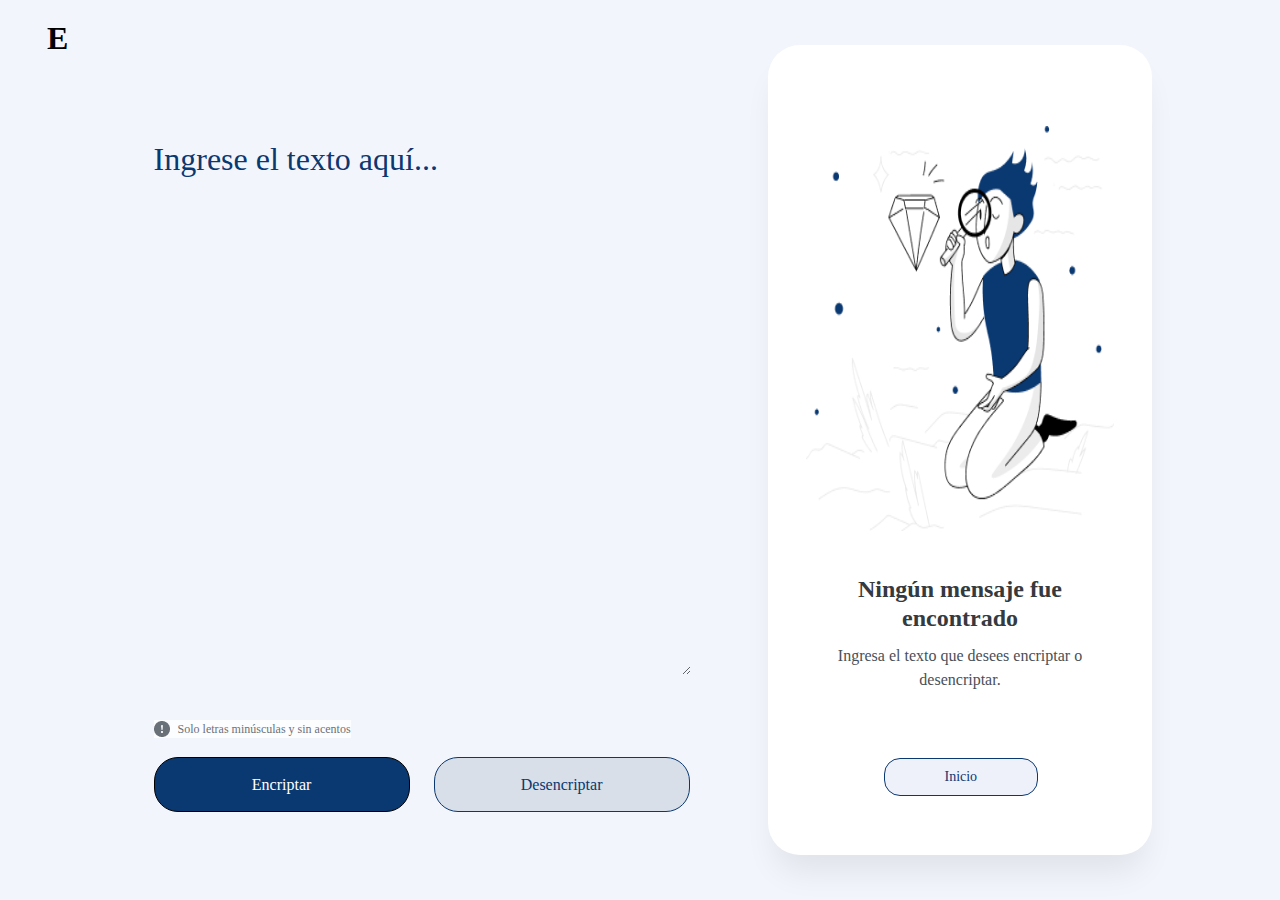
<file: index.html>
<!DOCTYPE html>
<html lang="es-co">
<head>
    <meta charset="UTF-8">
    <meta name="viewport" content="width=device-width, initial-scale=1.0">
    <title>Challenge: Encriptador</title>
    <link rel="stylesheet" href="style.css">
</head>
<body>
    <div class="contenedor__principal">
        <h1 class="simbolo">E</h1>
        <div class="texto__encriptar">
            <textarea name="texto" id="texto" cols="30" class="texto" rows="10" placeholder="Ingrese el texto aquí..."></textarea>
        </div>
        <div class="reglas">
            <p class="reglas__imagen"> 
                <img src="./Imagenes/Signo.png" alt="Signo de exclamación"> 
                Solo letras minúsculas y sin acentos
            </p>    
        </div>
        <div class="botones">
            <button class="encriptar" type="button" onclick="encriptar()">Encriptar</button>
            <button class="desencriptar" type="button" onclick="desencriptar()">Desencriptar</button>
            <button class="inicio" type="button" onclick="resetear()">Inicio</button>
        </div>
        <div class="texto__encriptado">
            <img src="./Imagenes/Muñeco.png" alt="Imagen de muñeco esperando texto" id="muñeco">
            <div class="mensaje__encriptado" id="mensaje__encriptado">
                <h2 id="titulo__mensaje_encriptado">Ningún mensaje fue encontrado</h2>
                <p id="parrafo">Ingresa el texto que desees encriptar o desencriptar.</p>
                <button id="botonCopiar" class="botonCopiar">Copiar</button>
            </div>
            <div class="contendor__resultado">
                <textarea name="texto__resultado" id="texto__resultado" cols="30" class="texto__resultado" rows="10"></textarea>
            </div>
        </div>
    </div>
    <script src="scripts.js"></script>
<div id="mensaje-copiado" class="mensaje-copiado">
    ¡Mensaje copiado con éxito!
</div>
</body>
</html>
</file>
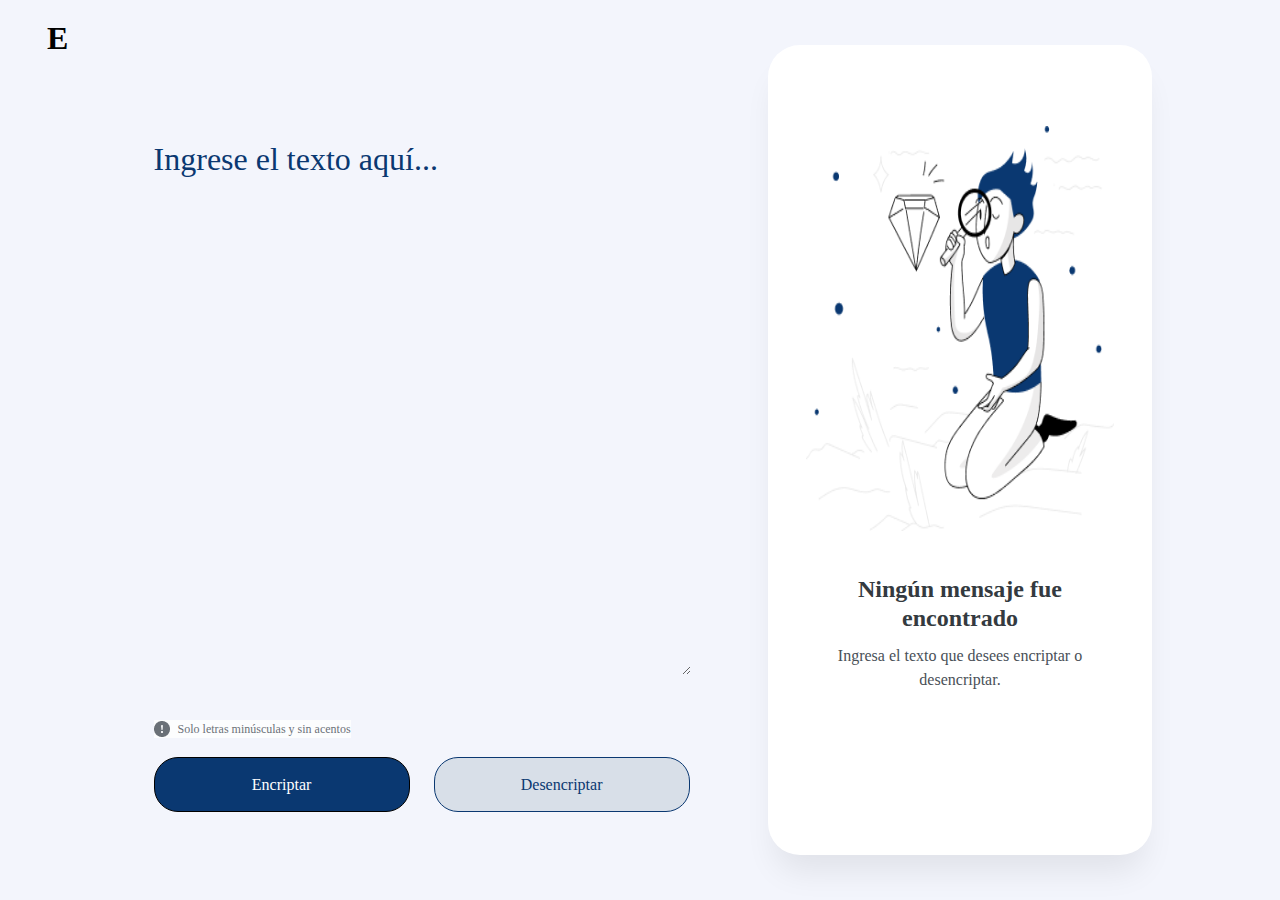
<file: Principal.html>
<!DOCTYPE html>
<html lang = "es-co">
<head>
    <meta charset="UTF-8">
    <meta name="viewport" content="widh=device-width, initial-scale=1.0">
    <title>Challenge: Encriptador</title>
    <link rel="stylesheet" href="style.css">
</head>
    <body>
        <div class="contenedor__principal">
            <h1 class="simbolo">E</h1>
            <div class="texto__encriptar">
                <textarea name="texto" id="texto" cols="30" class="texto" rows="10" placeholder="Ingrese el texto aquí..."></textarea>
            </div>
            <div class="reglas">
                <p class="reglas__imagen"> <img src="./Imagenes/Signo.png" alt="Signo de exclamación"> 
                    Solo letras minúsculas y sin acentos
                </p>    
            </div>
            <div class="botones">
                <button class="encriptar" type="button" onclick="encriptar()">    
                    Encriptar 
                </button>
                <button class="desencriptar" type="button" onclick="desencriptar()">
                    Desencriptar
                </button>
               
            </div>
            <div class="texto__encriptado">
                <img src="./Imagenes/Muñeco.png" alt="Imagen de muñeco esperando texto" id="muñeco">
                <div class="mensaje__encriptado" id="mensaje__encriptado">
                    <h2 id="titulo__mensaje_encriptado">Ningún mensaje fue encontrado</h2>
                    <p id="parrafo">Ingresa el texto que desees encriptar o desencriptar.</p>
                    <button id="botonCopiar" class="botonCopiar">Copiar</button>
                    <!-- <textarea name="mensaje" id="mensaje" cols="30" class="mensaje" rows="10"></textarea> -->
                </div>
                <div class="contendor__resultado">
                    <!-- <p class="texto__resultado" id="texto__resultado"> </p> -->
                    <textarea name="texto__resultado" id="texto__resultado" cols="30" class="texto__resultado" rows="10" ></textarea>
                </div>
            </div>
        </div>
    </body>
    <script src="scripts.js"></script>
</html>
</file>
<file: style.css>
*{
    margin: 0;
    padding: 0;
}

.contenedor__principal {
    position: relative;
    width: 100vw;
    height: 100vh;
    background-color: #F3F5FC;
 
}

.simbolo {
    position: absolute;
    top: 0;
    left: 2.1%;
    margin: 20px;
    font-size: 2rem; /* Ajusta el tamaño según sea necesario */
}

.texto{
    position: absolute;
    width: 42%;
    height: 60%;
    left: 12%;
    top: 15%;
    border: none;
    background-color: #F3F5FC;
    font-family: "Inter";
    font-style: normal;
    font-weight: 400;
    font-size: 32px;
    line-height: 150%; 
}

.texto::placeholder{
    color: #0A3871;
}

.texto:focus,
.texto:active{
    border: none;
    outline: none;
}

.reglas__imagen{
    position: absolute;
    display: flex;
    flex-direction: row;    
    align-items: center;
    padding: 0%;
    width: auto%;
    left: 12%;
    top: 80%;
    color: #495057;
    font-size: 12px;
    line-height: 150%;
    font-family: "Inter";
    font-style: normal;
    font-weight: 400;
    opacity: 0.8;
    gap: 8px;
    background-color: #FFFFFF;
}

.botones{
    display: flex;
    flex-direction: row;
    align-items: flex-start;
    padding: 1.5% 0%;
    position: absolute;
    width: 80%;
    left: 12%;
    top: 82%;
    gap: 24px;
}

.encriptar{
    align-items: center;
    justify-content: center;
    padding: 1.8%;
    gap: 8px;
    background-color: #0A3871;
    width: 25%;
    color: #FFFFFF;
    border-radius: 24px;
    border: 1px solid #000;
    font-family: "Inter";
    font-size: 16px;
    line-height: 16px;
    text-align: center;
}

.desencriptar{
   box-sizing: border-box;
   display: flex;
   flex-direction: row;
   align-items: flex-start;
   justify-content: center;
   padding: 1.8%;
   gap: 8px;
   width: 25%;
   background-color: #D8DFE8;
   border: 1px solid #0A3871;
   border-radius: 24px;
   font-family: "Inter";
   font-size: 16px;
   line-height: 16px;
   text-align: center;
   color: #0A3871;

}


.desencriptar:hover{
    margin: 0.3%;
    width: 24.5%;
    padding: 1.8;
    background-color: #EFF2FB;
}

.encriptar:hover{
    margin: 0.3%;
    width: 24.5%;
    padding: 1.8;
    background-color: #0B2161;
}

.botonCopiar:hover{
    margin: 0.3%;
    width: 50%;
    padding: 1.8;
    background-color: #EFF2FB;
}

.texto__encriptado{
    display: flex;
    justify-content: center;
    position: absolute;
    width: 30%;
    height: 90%;
    left: 60%;
    top: 5%;
    background-color: #FFFFFF;
    box-shadow: 0px 24px 32px -8px rgba(0, 0, 0, 0.08);
    border-radius: 32px;
}

.mensaje__encriptado{
    display: flex;
    flex-direction: column;
    align-items: center;
    justify-content: center;
    padding: 1%;
    position: absolute;
    width: 100%;
    top: 65%;
    text-align: center;
}

.mensaje__encriptado h2{
    width: 70%;
    font-family: "Inter";
    font-size: 24px;
    line-height: 120%;
    font-style: normal;
    font-weight: 700;
    text-align: center;
    color: #343A40;
}

.mensaje__encriptado p{
    width: 80%;
    font-family: "Inter";
    font-style: normal;
    font-size: 16px;
    padding: 3%;
    color: #495057;
    font-weight: 400;
    line-height: 150%;
    text-align: center;
}
.botonCopiar{
    box-sizing: border-box;
    display: none;
    flex-direction: row;
    align-items: flex-start;
    justify-content: center;
    padding: 1.8%;
    width: 50%;
    background-color: #D8DFE8;
    border: 1px solid #0A3871;
    border-radius: 24px;
    font-family: "Inter";
    font-size: 16px;
    line-height: 23px;
    text-align: center;
    color: #0A3871;
}
.texto__resultado{
    position: absolute;
    width: 80%;
    height: 50%;
    left: 10%;
    top: 5%;
    border: none;
    background-color: #fff;
    font-family: "Inter";
    font-style: normal;
    font-weight: 400;
    font-size: 32px;
    line-height: 150%; 
    display: none;
}





.texto__encriptado img{
    position: absolute;
    width: 80%;
    height: 50%;
    top: 10%;
}

.ocultar{
    display: "none";
}

/* Diseño Responsivo (responsive) */

@media (max-width: 57.5em){
    .contenedor__principal{
        display: flex;
        flex-direction: row;
    }

    .texto__encriptar{
        width: auto;
    }

    .texto{
        width: 80%;
        height: 60%;
        left: 15%;
        top: 5%;
    }

    .reglas__imagen{
        width: auto%;
        left: 15%;
        top: 67%;
        font-size: 18px;
    }
    .botones{
        width: 70%;
        left: 15%;
        top: 70%;
    }
    .encriptar, .desencriptar{
        width: 48%;
        border-radius: 16px;
    }
    .encriptar:hover{
        margin: 0.3%;
        width: 47.5%;
        padding: 1.8%;
        background-color: #0B2161;

    }
    .desencriptar:hover{
        margin: 0.3%;
        width: 47.5%;
        padding: 1.8%;
        background-color: #EFF2FB;
    }
    .texto__encriptado{
        width: 80%;
        height: 15%;
        left: 10%;
        top: 80%;
    }
    .mensaje__encriptado{
        width: 100%;
        padding: 3%;
        top: 5%;
    }
    .texto__encriptado img{
        top: 0;
        display: none;
        visibility: hidden;
    }
}

.inicio {
    position: absolute;
    top: 20px;
    right: 140px;
    width: 15%;  /* Más pequeño que los otros botones */
    padding: 10px;
    background-color: #EFF1FA;
    border: 1px solid #0A3871;
    border-radius: 16px;
    color: #0A3871;
    font-family: "Inter";
    font-size: 14px;
    cursor: pointer;
    transition: all 0.3s;
    z-index: 10;  /* Para que esté sobre otros elementos */
}

.inicio:hover {
    background-color: #D8DFE8;
    transform: scale(1.05);
}

/* Ajuste para móviles */
@media (max-width: 57.5em) {
    .inicio {
        width: 25%;
        top: 10px;
        right: 10px;
    }
}

/* mensaje emergente al copiar */

.mensaje-copiado {
    position: fixed;
    bottom: 20px;
    right: 20px;
    background-color: #0A3871;
    color: white;
    padding: 12px 24px;
    border-radius: 8px;
    font-family: "Inter";
    font-size: 14px;
    box-shadow: 0px 4px 8px rgba(0, 0, 0, 0.2);
    opacity: 0;
    transition: opacity 0.3s ease-in-out;
    z-index: 1000;
}

.mensaje-copiado.mostrar {
    opacity: 1;
}
3. JavaScript (modifica la función copiar() en scripts.js):
javascript
const botonCopiar = document.getElementById("botonCopiar");
botonCopiar.addEventListener("click", copiar = () => {
    var contenido = document.getElementById("texto__resultado").textContent;
    navigator.clipboard.writeText(contenido);
    
    // Mostrar mensaje flotante
    const mensaje = document.getElementById("mensaje-copiado");
    mensaje.classList.add("mostrar");
    
    // Ocultar después de 3 segundos
    setTimeout(() => {
        mensaje.classList.remove("mostrar");
    }, 3000);
});
</file>
